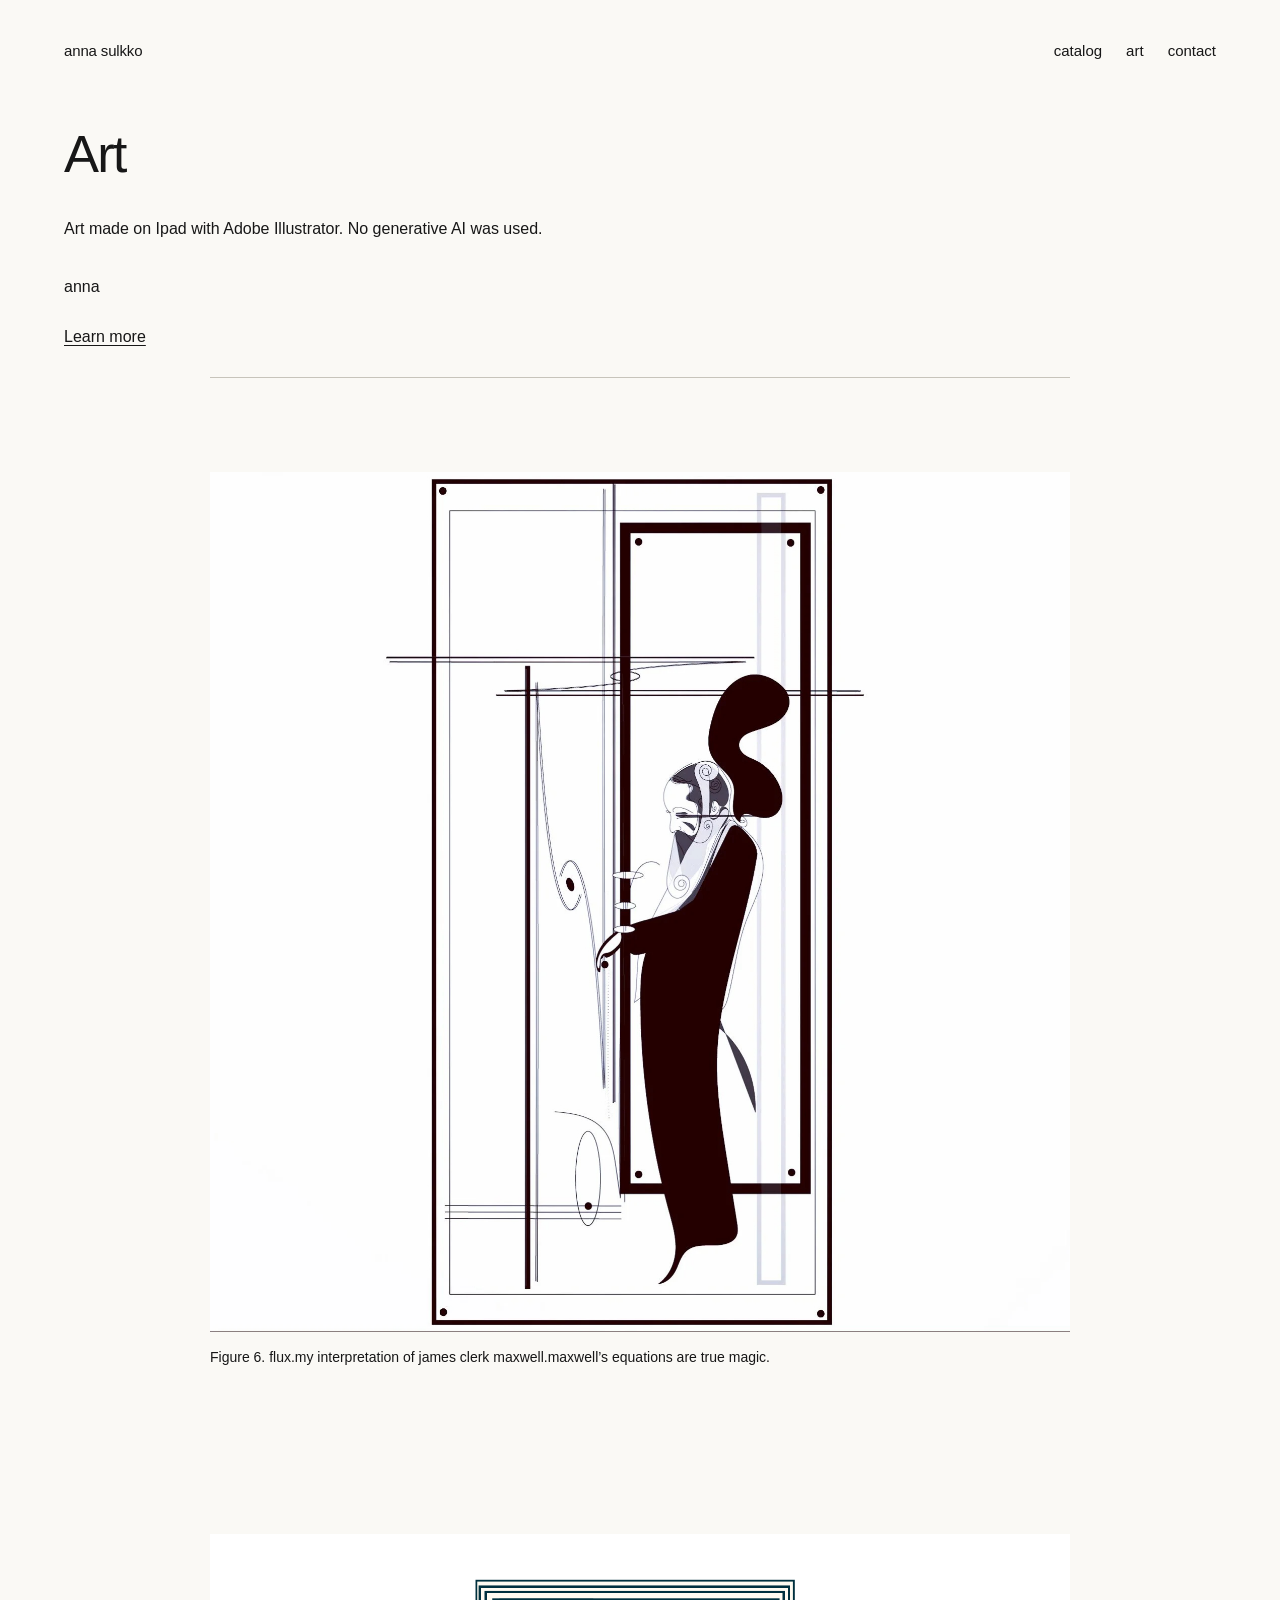
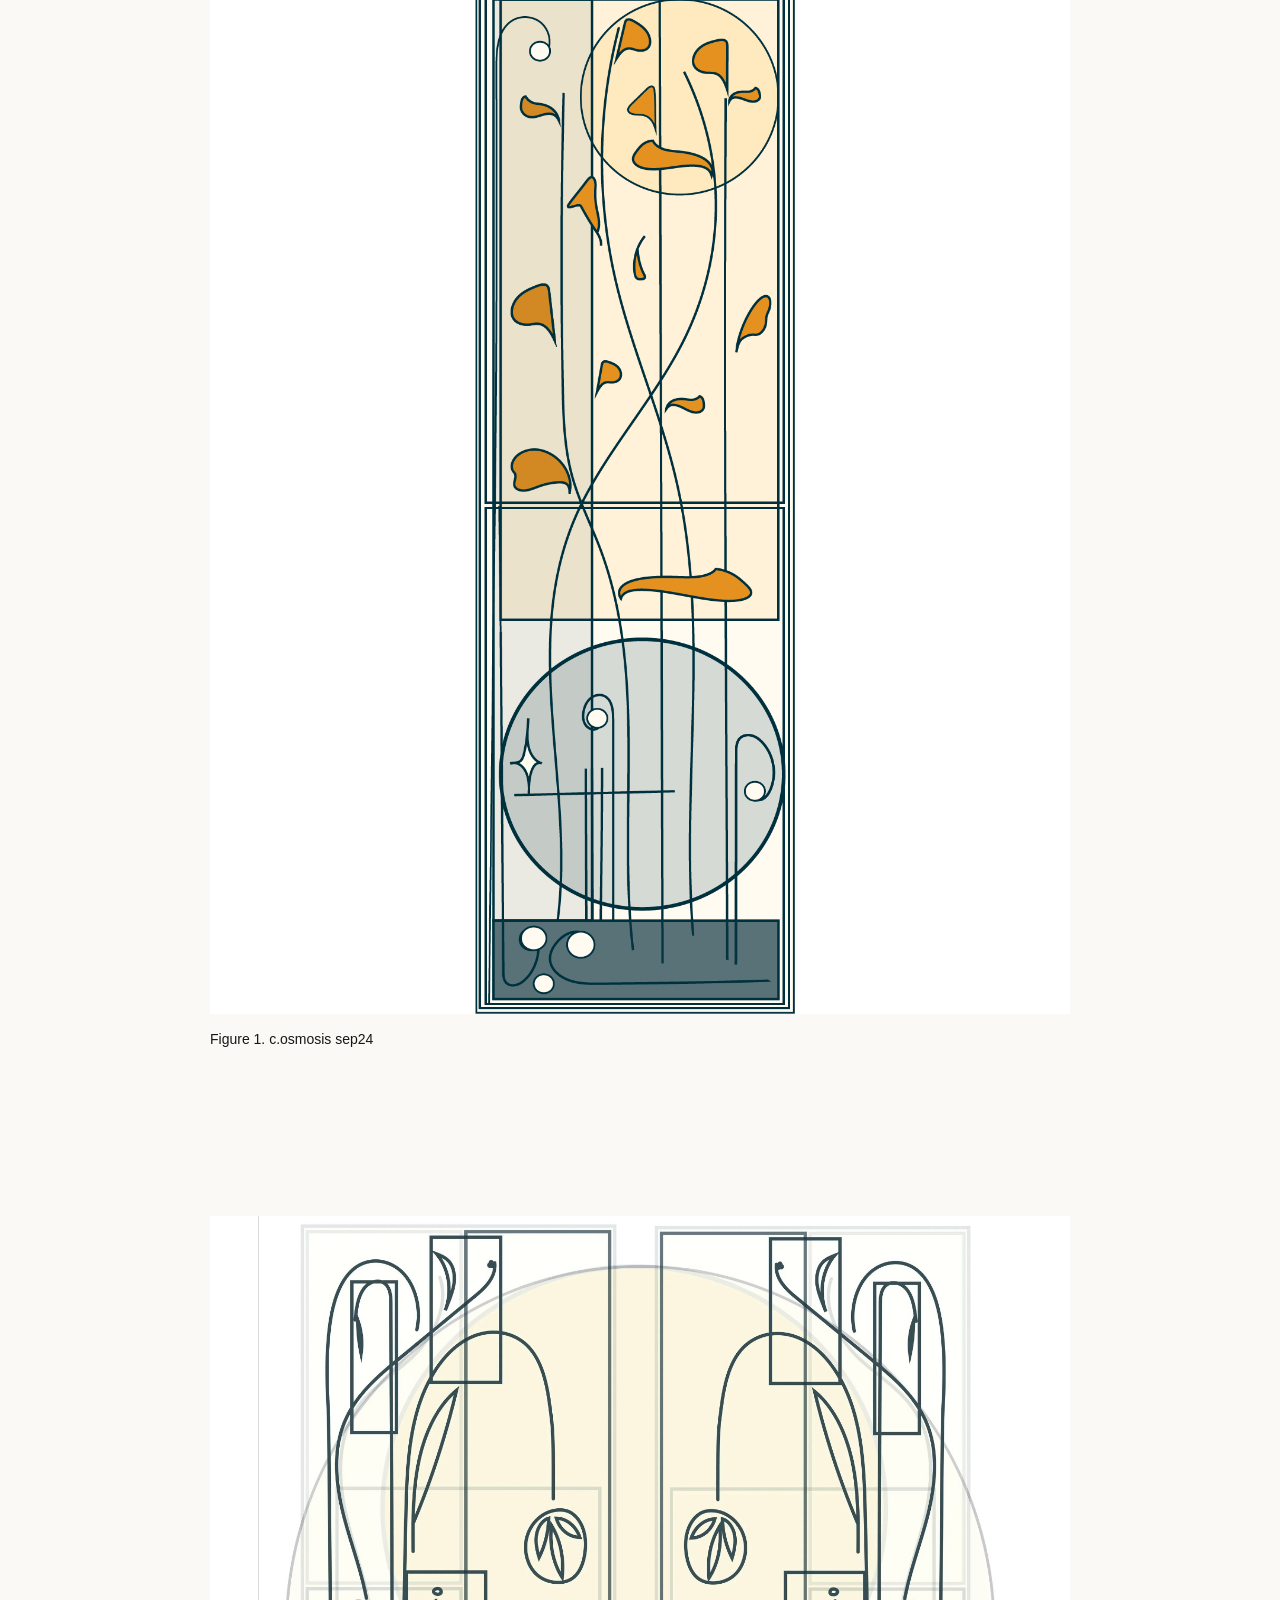
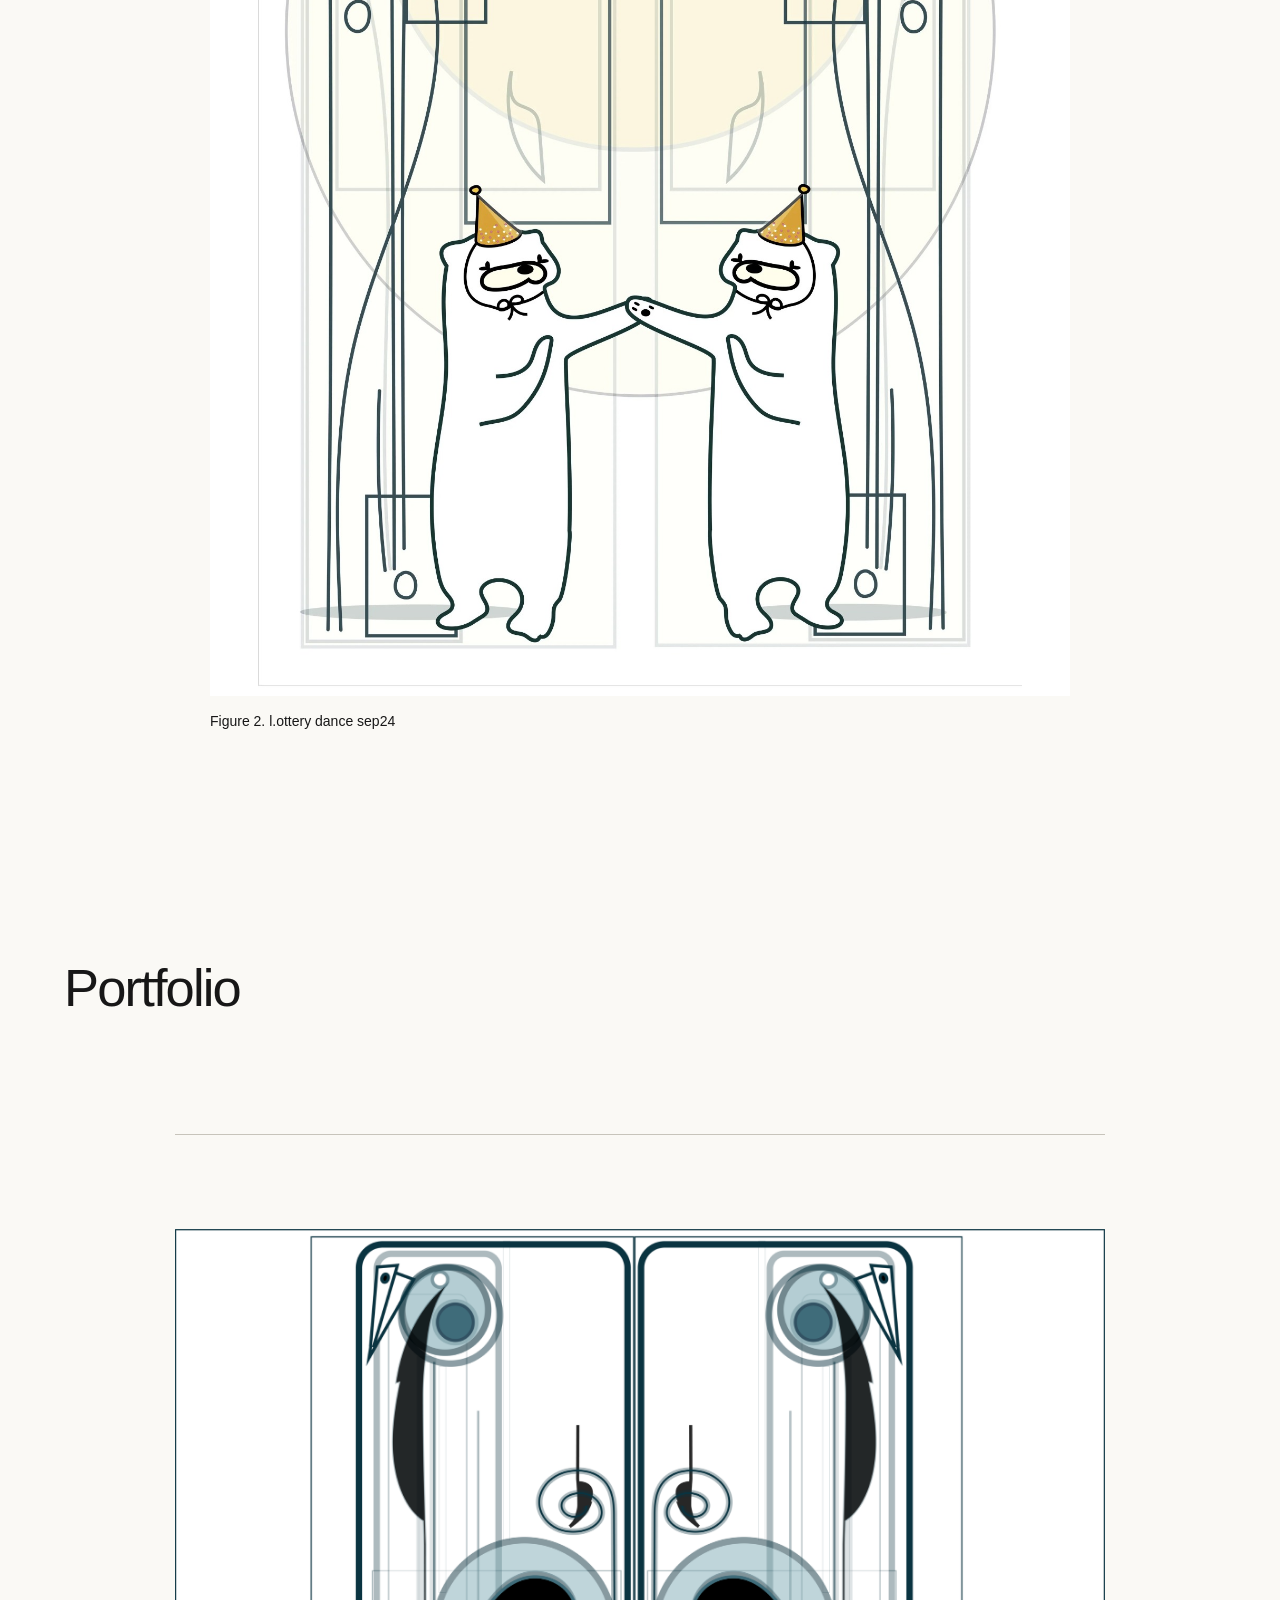
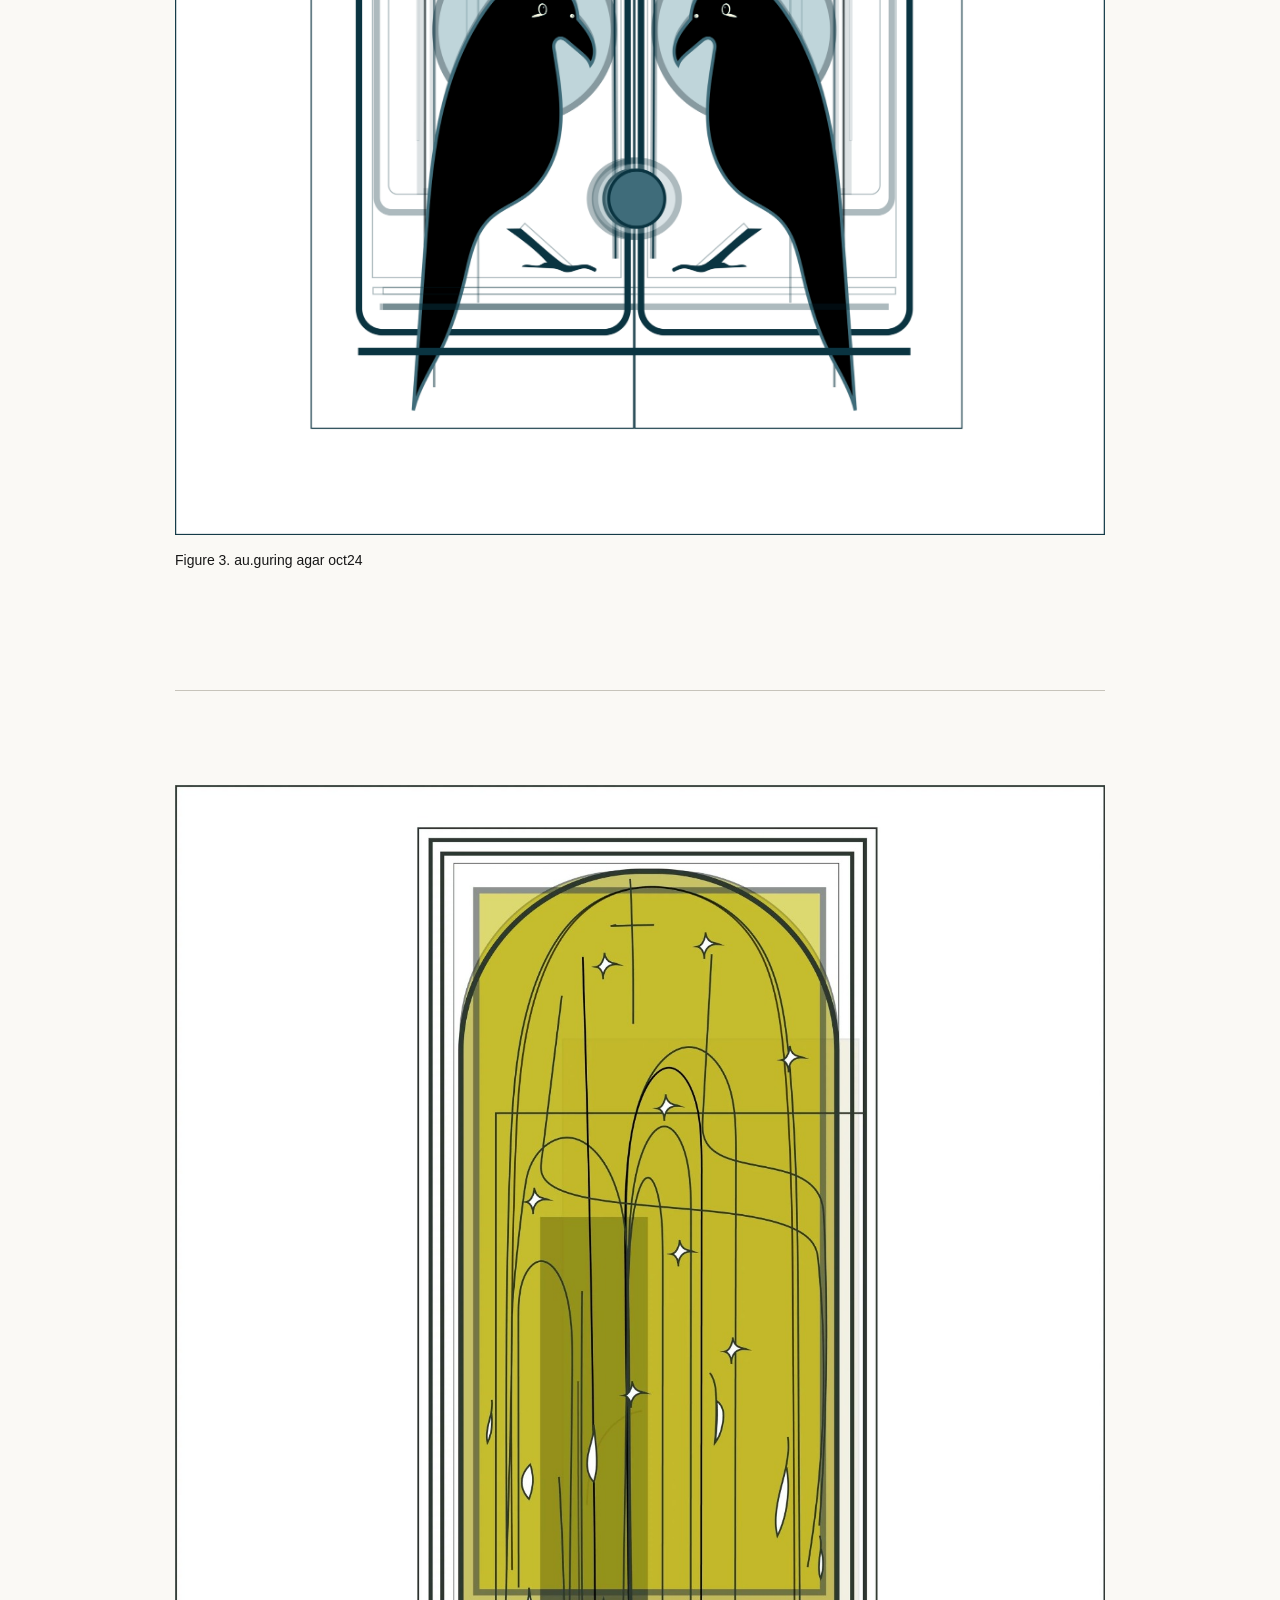
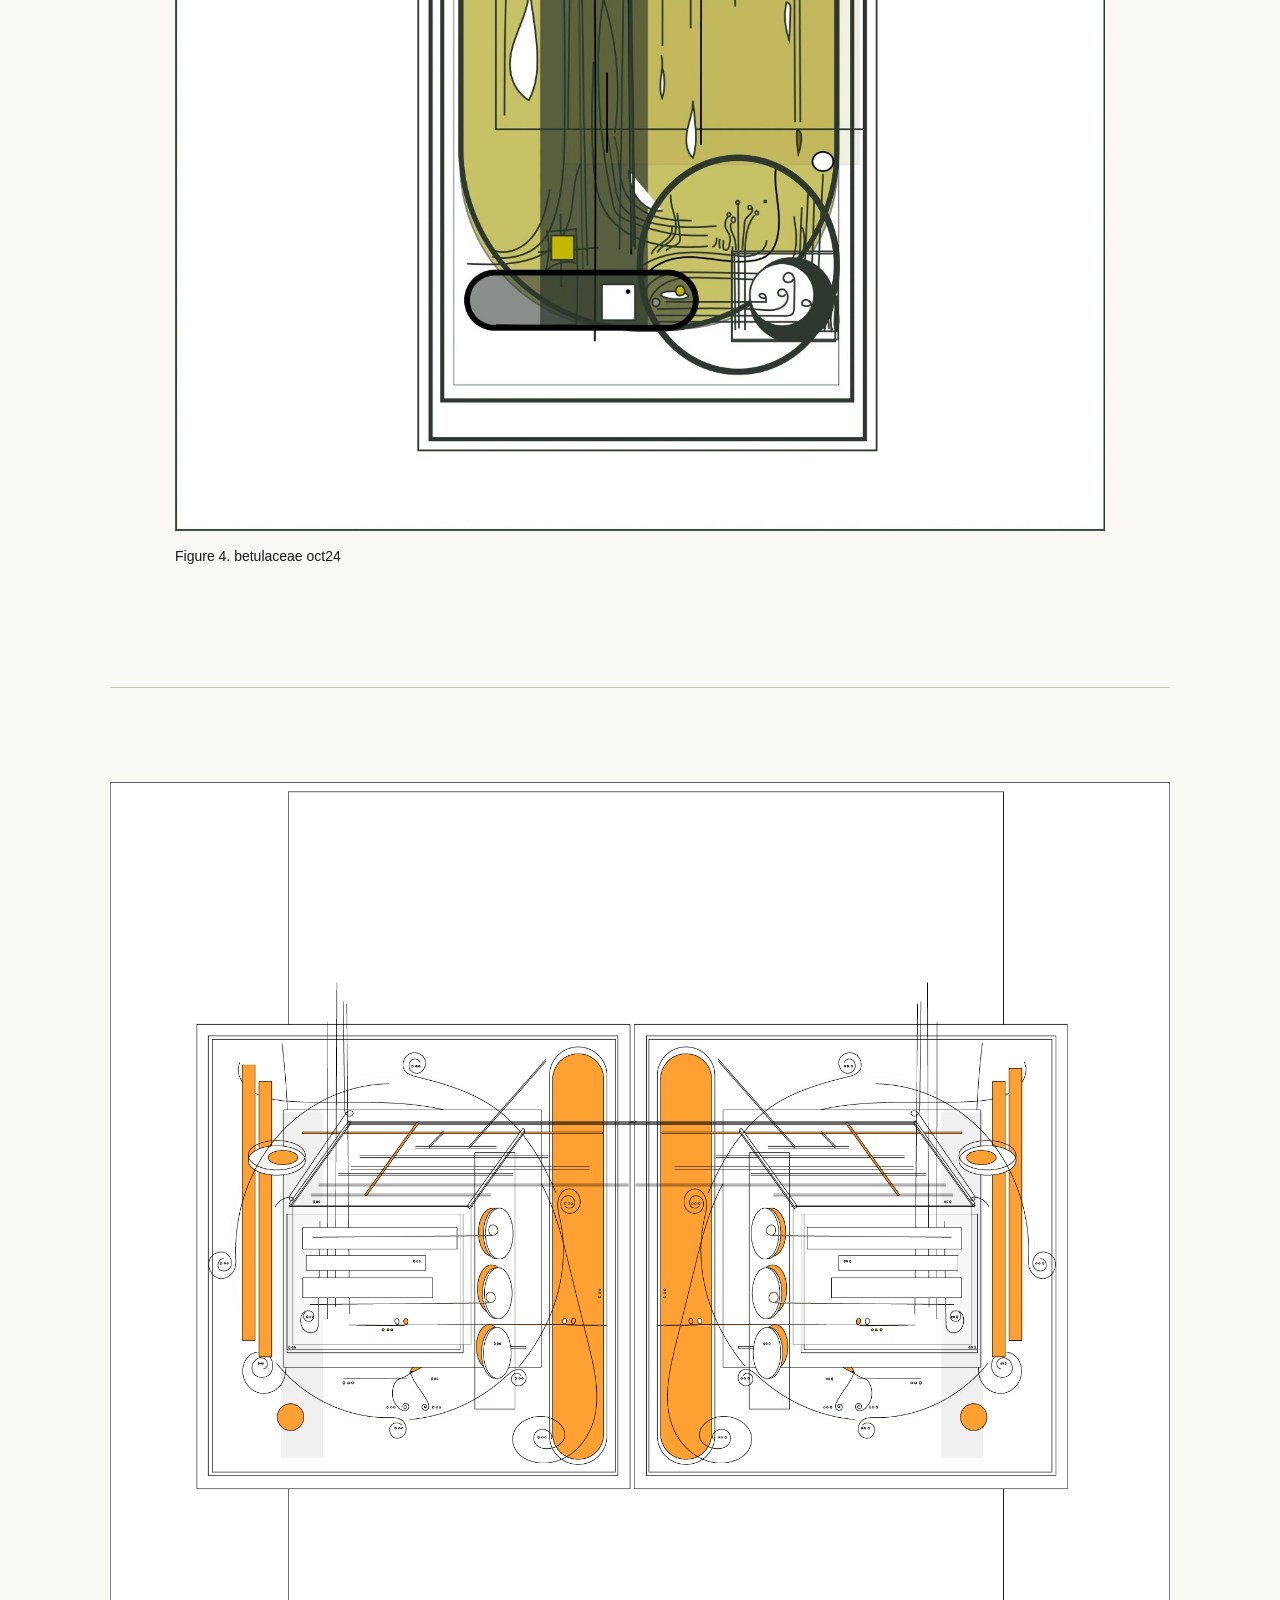
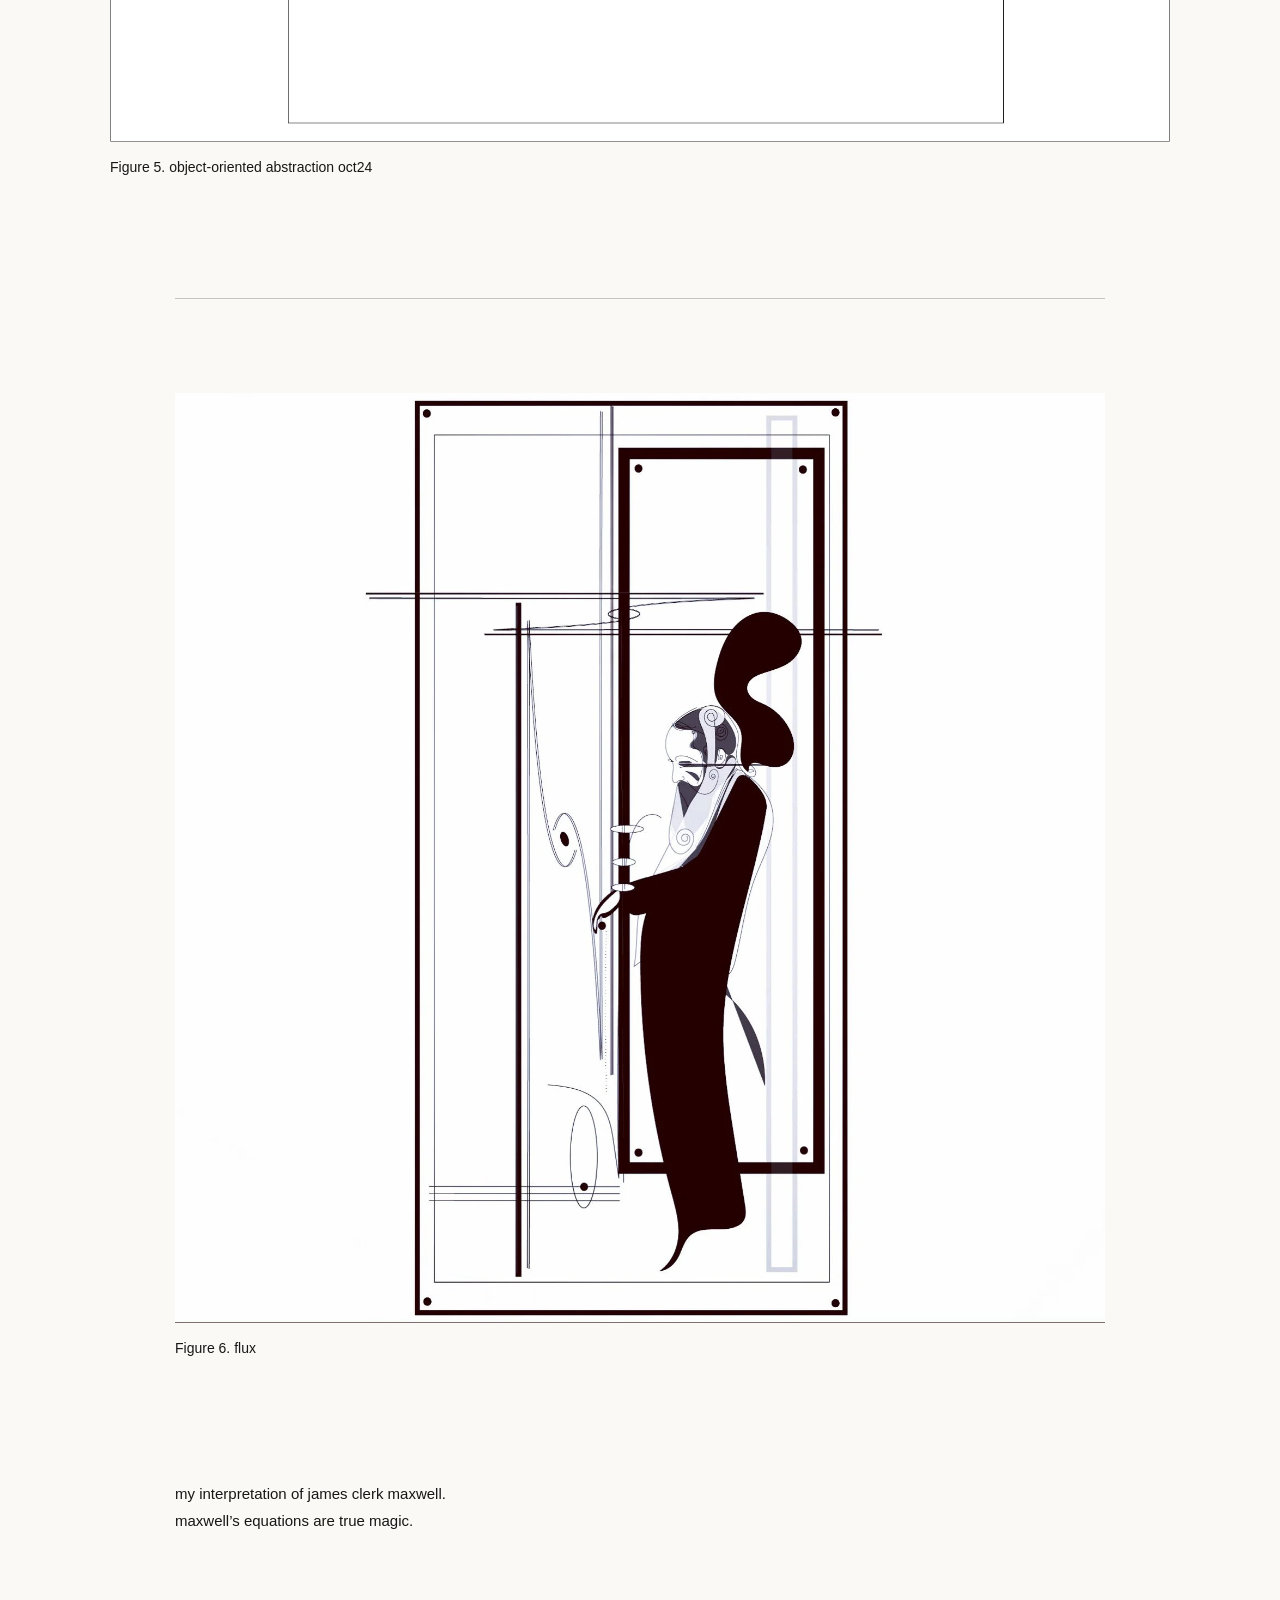
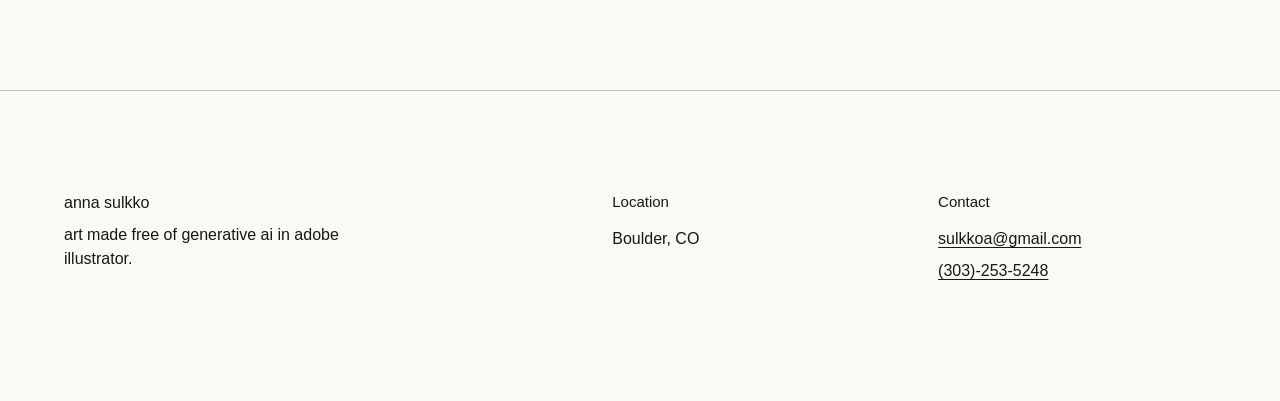
<file: art/index.html>
<!doctype html>
<html lang="en">
<head>
  <meta charset="utf-8">
  <meta name="viewport" content="width=device-width, initial-scale=1">
  <meta name="description" content="Art portfolio by Anna Sulkko.">
  <title>art — anna sulkko</title>
  <link rel="stylesheet" href="../styles.css">
</head>
<body>
  <header class="site-header">
    <a class="wordmark" href="../" aria-label="Anna Sulkko home">anna sulkko</a>
    <button class="menu-button" type="button" aria-expanded="false" aria-controls="site-nav">
      <span class="menu-open">Open Menu</span>
      <span class="menu-close">Close Menu</span>
    </button>
    <nav id="site-nav" class="site-nav" aria-label="Primary navigation">
      <a href="../catalog/">catalog</a>
      <a href="./" aria-current="page">art</a>
      <a href="#contact">contact</a>
    </nav>
  </header>

  <main id="top">
    <section class="intro page-width" aria-labelledby="about-title">
      <div class="intro-copy">
        <h1 id="about-title">Art</h1>
        <p> Art made on Ipad with Adobe Illustrator. No generative AI was used. </p>
        <p class="signature">anna</p>
        <a class="text-link" href="https://www.kickstarter.com/" target="_blank" rel="noreferrer">Learn more</a>
      </div>
    </section>

    <section class="featured-work page-width" aria-label="Featured artwork">
     <figure class="artwork portfolio-item">
        <img
          src="../assets/flux.jpeg"
          alt="flux, an interpretation of James Clerk Maxwell by Anna Sulkko"
          loading="lazy">
        <figcaption>Figure 6. flux.my interpretation of james clerk maxwell.maxwell’s equations are true magic.</figcaption>
      </figure>

      
      <figure class="artwork artwork-portrait">
        <img
          src="../assets/c-osmosis.png"
          alt="c.osmosis, abstract geometric artwork by Anna Sulkko"
          loading="eager">
        <figcaption>Figure 1. c.osmosis sep24</figcaption>
      </figure>

      <figure class="artwork artwork-portrait">
        <img
          src="../assets/lottery-dance.jpeg"
          alt="l.ottery dance, mirrored dancing figures by Anna Sulkko"
          loading="lazy">
        <figcaption>Figure 2. l.ottery dance sep24</figcaption>
      </figure>
    </section>

    <section class="portfolio page-width" aria-labelledby="portfolio-title">
      <h2 id="portfolio-title">Portfolio</h2>

      <figure class="artwork portfolio-item">
        <img
          src="../assets/auguring-agar.png"
          alt="au.guring agar, mirrored black birds and geometric forms by Anna Sulkko"
          loading="lazy">
        <figcaption>Figure 3. au.guring agar oct24</figcaption>
      </figure>

      <figure class="artwork portfolio-item">
        <img
          src="../assets/betulaceae.jpeg"
          alt="betulaceae, yellow-green abstract botanical artwork by Anna Sulkko"
          loading="lazy">
        <figcaption>Figure 4. betulaceae oct24</figcaption>
      </figure>

      <figure class="artwork portfolio-item artwork-wide">
        <img
          src="../assets/object-oriented-abstraction.png"
          alt="object-oriented abstraction, orange and black geometric artwork by Anna Sulkko"
          loading="lazy">
        <figcaption>Figure 5. object-oriented abstraction oct24</figcaption>
      </figure>

      <figure class="artwork portfolio-item">
        <img
          src="../assets/flux.jpeg"
          alt="flux, an interpretation of James Clerk Maxwell by Anna Sulkko"
          loading="lazy">
        <figcaption>Figure 6. flux</figcaption>
      </figure>

      <div class="work-note">
        <p>my interpretation of james clerk maxwell.</p>
        <p>maxwell’s equations are true magic.</p>
      </div>
    </section>
  </main>

  <footer id="contact" class="site-footer">
    <div class="page-width footer-grid">
      <div class="footer-statement">
        <p class="footer-name">anna sulkko</p>
        <p>art made free of generative ai in adobe illustrator.</p>
      </div>
      <div>
        <h2>Location</h2>
        <p>Boulder, CO</p>
      </div>
      <div>
        <h2>Contact</h2>
        <p><a href="mailto:sulkkoa@gmail.com">sulkkoa@gmail.com</a></p>
        <p><a href="tel:+13032535248">(303)-253-5248</a></p>
      </div>
    </div>
  </footer>

  <script src="../script.js"></script>
</body>
</html>
</file>
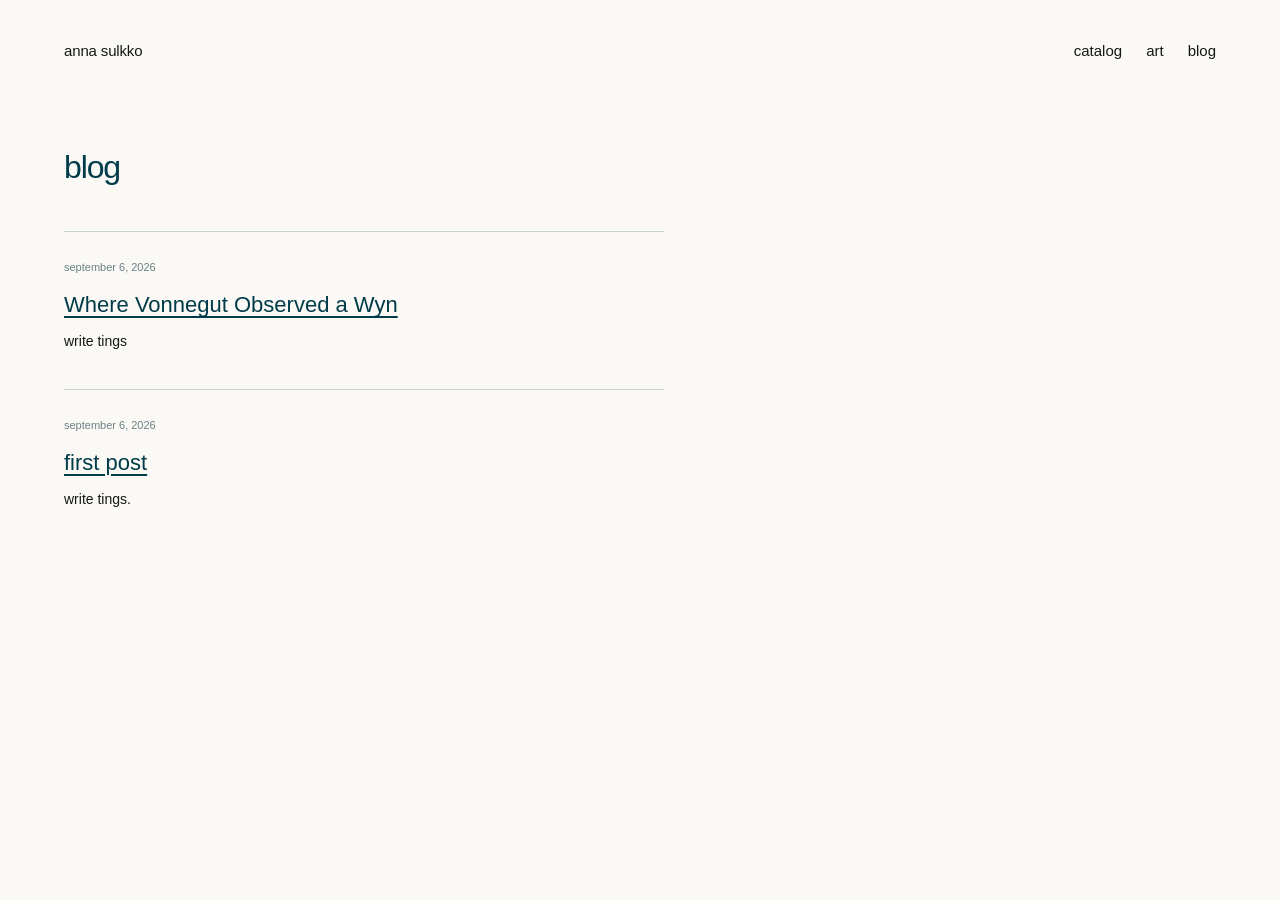
<file: blog/index.html>
<!doctype html>
<html lang="en">

<head>
  <meta charset="utf-8">
  <meta name="viewport" content="width=device-width, initial-scale=1">

  <title>blog — anna sulkko</title>

  <link rel="stylesheet" href="../styles.css">
</head>

<body>

<header class="site-header">
  <a class="wordmark" href="../">anna sulkko</a>

  <nav class="site-nav">
    <a href="../catalog/">catalog</a>
    <a href="../art/">art</a>
    <a href="./">blog</a>
  </nav>
</header>

<main class="blog page-width">

  <h1>blog</h1>

  <article class="blog-listing">

  <time datetime="2026-09-06">
    september 6, 2026
  </time>

  <h2>
    <a href="Second.html">
      Where Vonnegut Observed a Wyn
    </a>
  </h2>

  <p>
   write tings
  </p>

</article>

  <article class="blog-listing">

    <time datetime="2026-09-06">
      september 6, 2026
    </time>

    <h2>
      <a href="first-post.html">
        first post
      </a>
    </h2>

    <p>
      write tings.
    </p>

  </article>

</main>

</body>
</html>
</file>
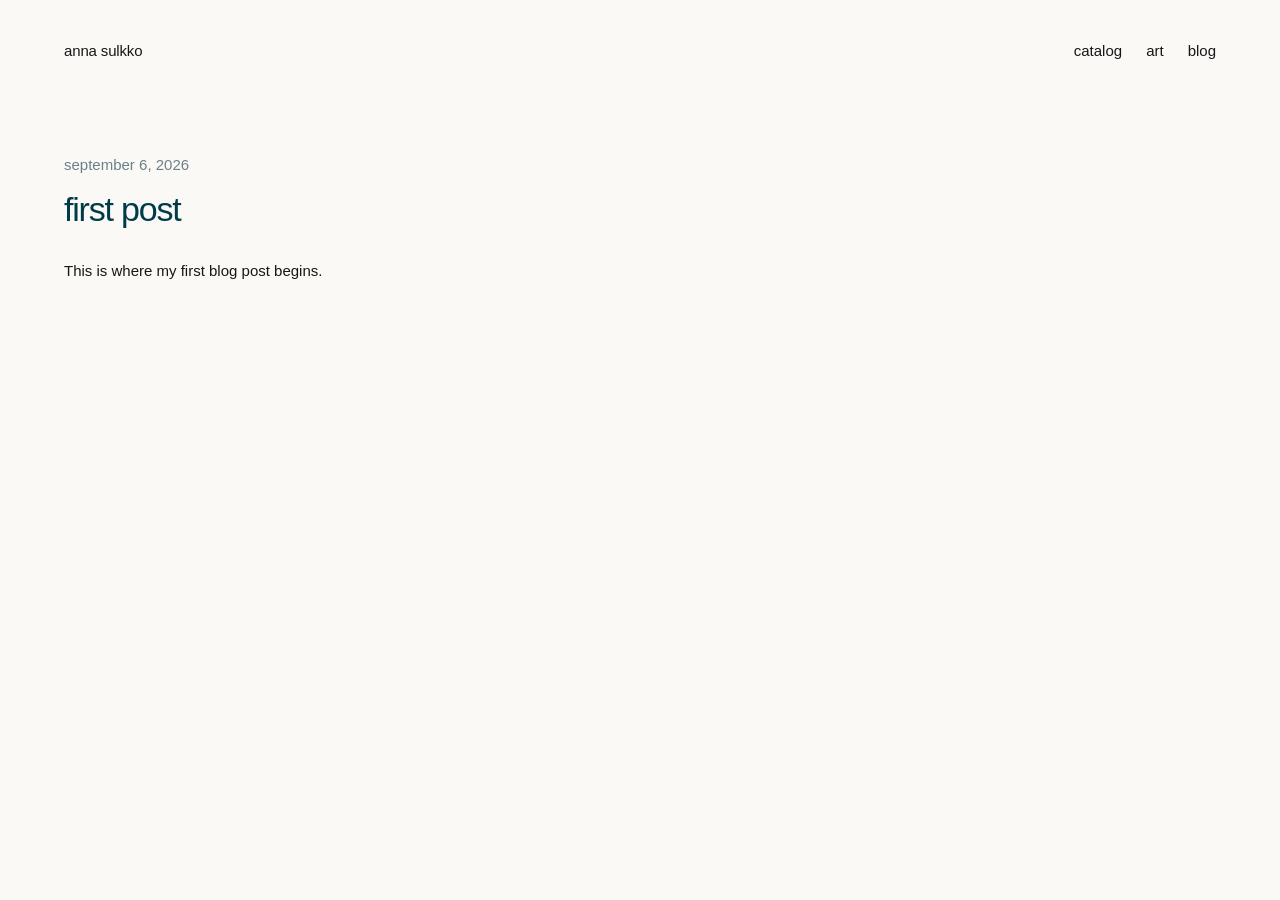
<file: blog/first-post.html>
<!doctype html>
<html lang="en">

<head>
  <meta charset="utf-8">
  <meta name="viewport" content="width=device-width, initial-scale=1">

  <title>first post — anna sulkko</title>

  <link rel="stylesheet" href="../styles.css">
</head>

<body>

<header class="site-header">
  <a class="wordmark" href="../">anna sulkko</a>

  <nav class="site-nav">
    <a href="../catalog/">catalog</a>
    <a href="../art/">art</a>
    <a href="./">blog</a>
  </nav>
</header>

<main class="blog-post page-width">

  <p class="blog-date">
    september 6, 2026
  </p>

  <h1>first post</h1>

  <p>
    This is where my first blog post begins.
  </p>

</main>

</body>
</html>
</file>
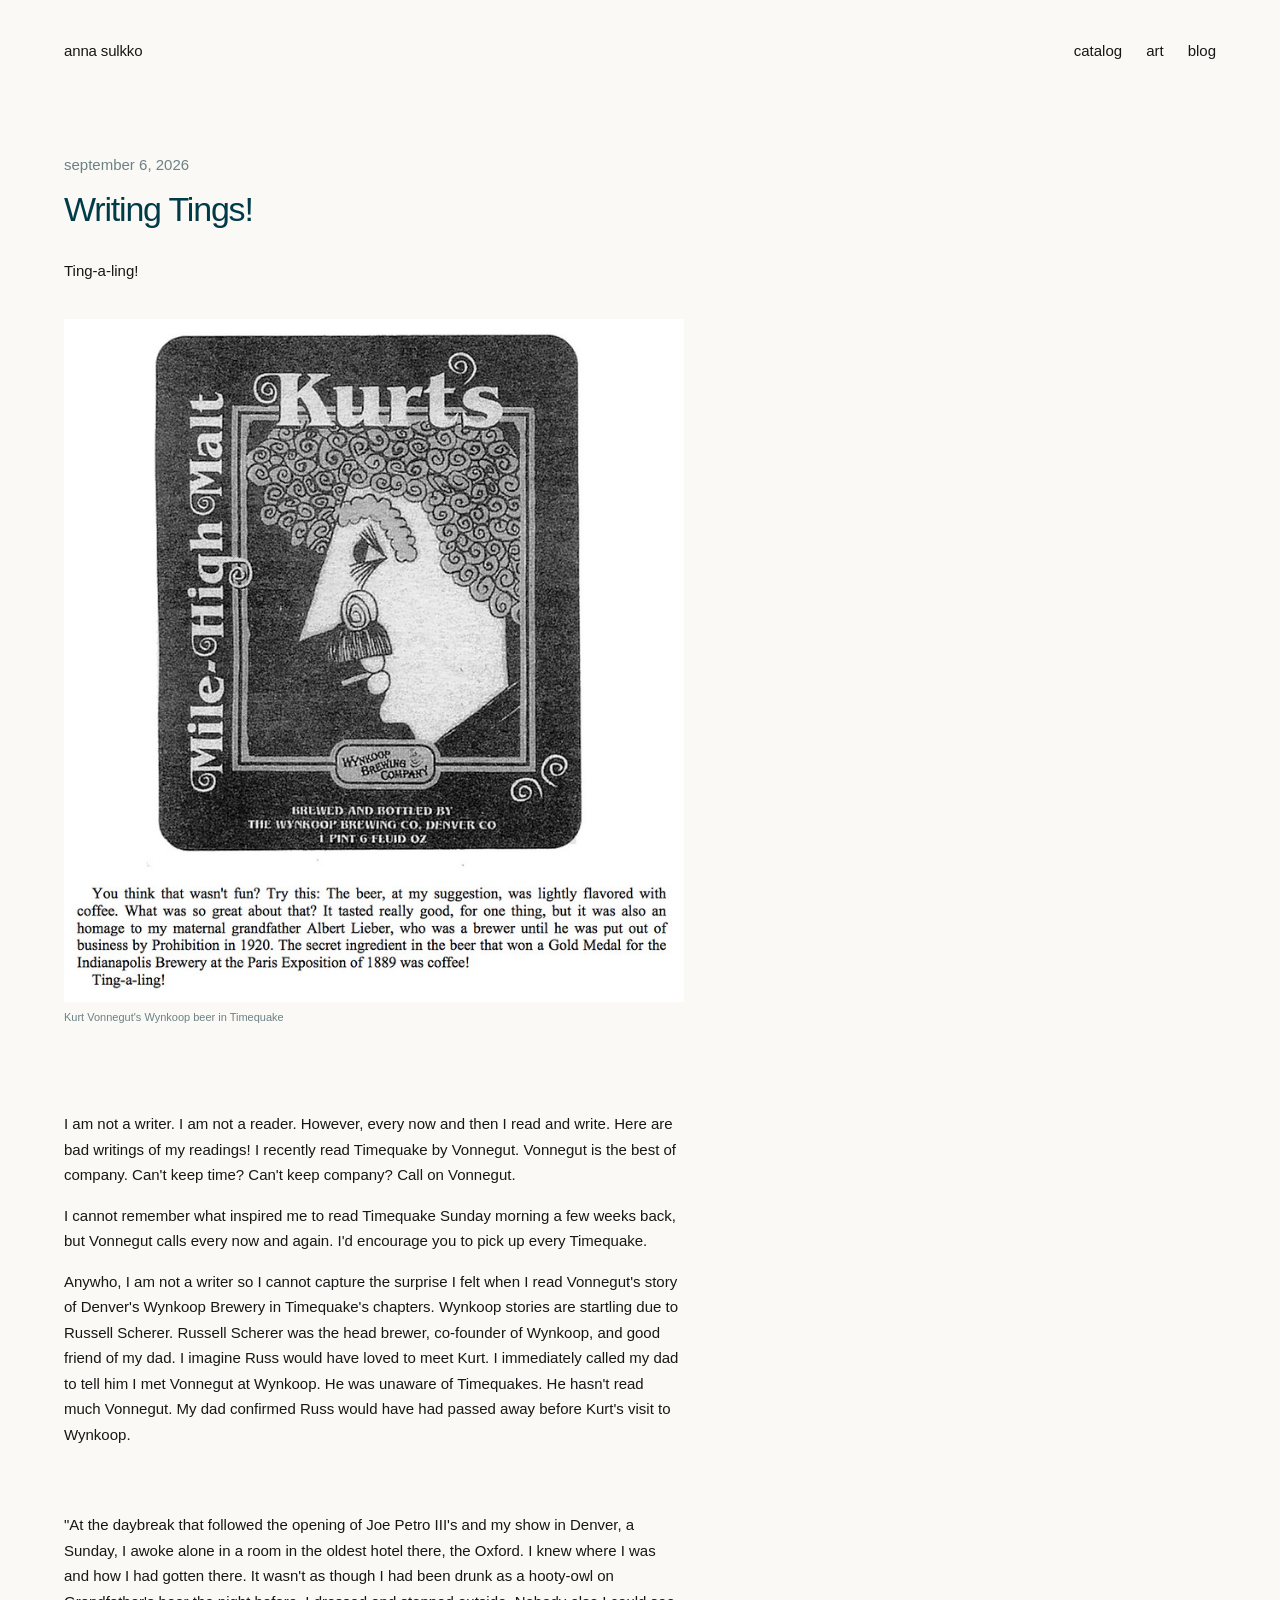
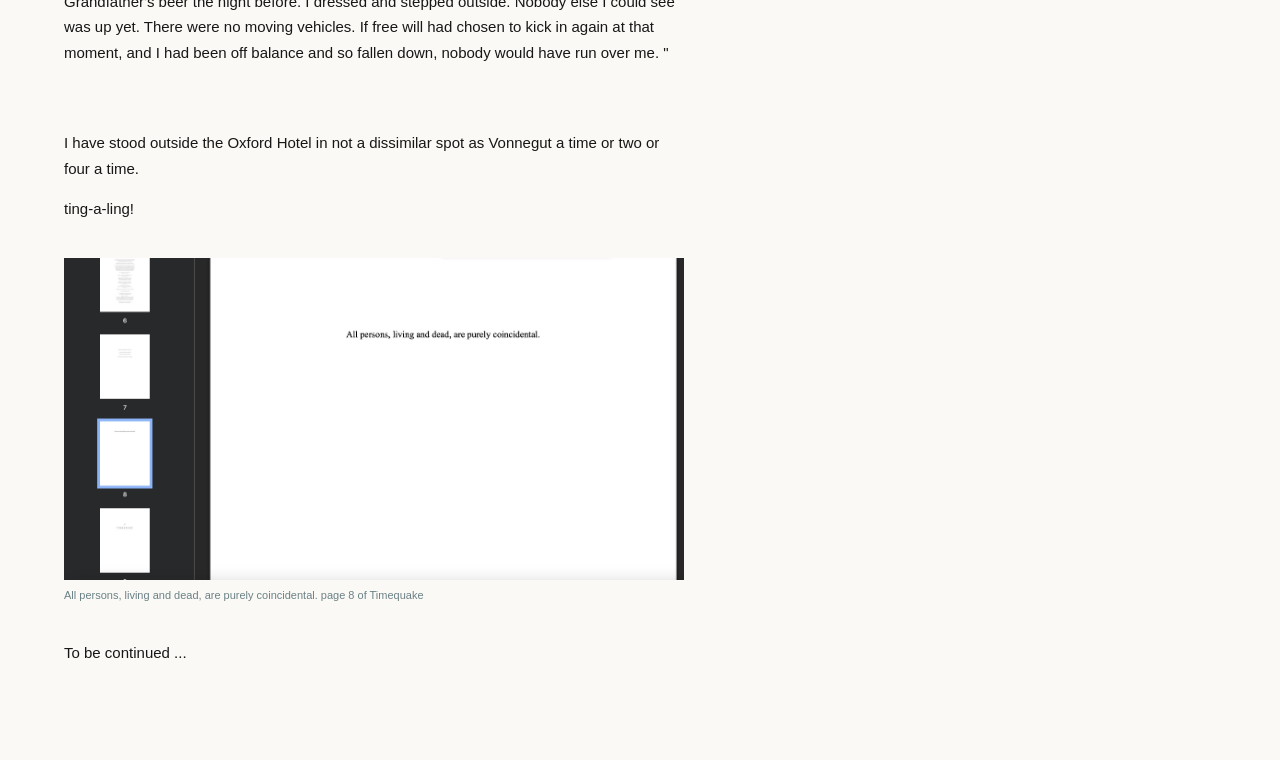
<file: blog/Second.html>
<!doctype html>
<html lang="en">

<head>
  <meta charset="utf-8">
  <meta name="viewport" content="width=device-width, initial-scale=1">

  <title>write tings — anna sulkko</title>

  <link rel="stylesheet" href="../styles.css">
</head>

<body>

<header class="site-header">
  <a class="wordmark" href="../">anna sulkko</a>

  <nav class="site-nav">
    <a href="../catalog/">catalog</a>
    <a href="../art/">art</a>
    <a href="./">blog</a>
  </nav>
</header>

<main class="blog-post page-width">

  <p class="blog-date">
    september 6, 2026
  </p>

  <h1> Writing Tings! </h1>

  <p>
    Ting-a-ling!
  </p>

  <figure class="blog-photo">
    <img
      src="images/kurt.jpg"
      alt=""
    >
    <figcaption>
     Kurt Vonnegut's Wynkoop beer in Timequake
    </figcaption>
  </figure>

  <div class="blog-spacer"></div>
<p> I am not a writer. I am not a reader. However, every now and then I read and write. Here are bad writings of my readings! I recently read Timequake by Vonnegut. 
  Vonnegut is the best of company. Can't keep time? Can't keep company? Call on Vonnegut. </p>
<p> I cannot remember what inspired me to read Timequake Sunday morning a few weeks back, but Vonnegut calls every now and again. I'd encourage you to pick up every Timequake.  </p>
<p> Anywho, I am not a writer so I cannot capture the surprise I felt when I read Vonnegut's story of Denver's Wynkoop Brewery in Timequake's chapters. Wynkoop stories are startling due to Russell Scherer. 
  Russell Scherer was the head brewer, co-founder of Wynkoop, and good friend of my dad.
    I imagine Russ would have loved to meet Kurt. I immediately called my dad to tell him I met Vonnegut at Wynkoop. He was unaware of Timequakes. He hasn't read much Vonnegut. My dad confirmed Russ would have had passed away before Kurt's visit to Wynkoop.  </p>
 <div class="blog-spacer"></div>
    
   <p> "At the daybreak that followed the opening of Joe Petro III's and my show in Denver, a Sunday,
I awoke alone in a room in the oldest hotel there, the Oxford. I knew where I was and how I had
gotten there. It wasn't as though I had been drunk as a hooty-owl on Grandfather's beer the night
before.
 I dressed and stepped outside. Nobody else I could see was up yet. There were no moving
vehicles. If free will had chosen to kick in again at that moment, and I had been off balance and
so fallen down, nobody would have run over me. "</p>

  <div class="blog-spacer"></div>

  <p>I have stood outside the Oxford Hotel in not a dissimilar spot as Vonnegut a time or two or four a time. </p>
    
   <p>ting-a-ling! </p>

  <figure class="blog-photo">
    <img
      src="images/coincidental.jpg"
      alt="All persons, living and dead, are purely coincidental. page 8 of Timequake"
    >
    <figcaption>
      All persons, living and dead, are purely coincidental. page 8 of Timequake
    </figcaption>
  </figure>

  <p>
    To be continued ...
  </p>

</main>

</body>
</html>
</file>
<file: styles.css>
:root {
  --paper: #faf9f5;
  --ink: #171717;
  --line: #c7c4bb;
  --page: 1180px;
  --gutter: clamp(22px, 5vw, 70px);
}

* { box-sizing: border-box; }
html { scroll-behavior: smooth; }
body {
  margin: 0;
  background: var(--paper);
  color: var(--ink);
  font-family: "Helvetica Neue", Helvetica, Arial, sans-serif;
  font-size: 16px;
  line-height: 1.5;
  -webkit-font-smoothing: antialiased;
}

a { color: inherit; text-underline-offset: .2em; }
a:hover { text-decoration-thickness: 1.5px; }

.page-width {
  width: min(var(--page), calc(100% - (var(--gutter) * 2)));
  margin-inline: auto;
}

.site-header {
  min-height: 104px;
  padding: 28px var(--gutter);
  display: flex;
  align-items: center;
  justify-content: space-between;
  border-bottom: 1px solid transparent;
}

.wordmark,
.site-nav a {
  font-size: 15px;
  text-decoration: none;
}

.wordmark { font-weight: 500; letter-spacing: -.01em; }
.site-nav { display: flex; gap: 24px; }

.menu-button {
  display: none;
  appearance: none;
  border: 0;
  background: transparent;
  padding: 0;
  color: inherit;
  font: inherit;
  cursor: pointer;
}
.menu-close { display: none; }

.intro {
  padding-top: 24px;
  padding-bottom: 28px;
}

.intro-copy { max-width: 590px; }
h1, h2, p { margin-top: 0; }
h1, .portfolio > h2 {
  margin-bottom: 38px;
  font-size: clamp(30px, 4.1vw, 54px);
  line-height: .98;
  font-weight: 400;
  letter-spacing: -.035em;
}

.intro p { margin-bottom: 20px; max-width: 550px; }
.signature { margin-top: 34px; }
.text-link { display: inline-block; margin-top: 6px; }

.featured-work,
.portfolio {
  display: grid;
  grid-template-columns: 1fr;
}

.artwork { margin: 0; }
.artwork img {
  display: block;
  width: 100%;
  height: auto;
  object-fit: contain;
  background: #fff;
}

.featured-work .artwork {
  width: min(100%, 860px);
  margin-inline: auto;
  margin-bottom: clamp(90px, 13vw, 180px);
}

.artwork-portrait img { max-height: 1080px; }
.artwork figcaption {
  margin-top: 16px;
  font-size: 14px;
  line-height: 1.4;
}

.portfolio {
  padding-top: clamp(30px, 5vw, 70px);
  padding-bottom: clamp(90px, 12vw, 160px);
}

.portfolio > h2 { margin-bottom: clamp(70px, 10vw, 120px); }
.portfolio-item {
  width: min(100%, 930px);
  margin-inline: auto;
  padding-top: clamp(54px, 8vw, 94px);
  margin-bottom: clamp(66px, 10vw, 120px);
  border-top: 1px solid var(--line);
}
.artwork-wide { width: min(100%, 1060px); }
.work-note {
  width: min(100%, 930px);
  margin: 0 auto;
  padding-top: 5px;
  font-size: 15px;
}
.work-note p { margin-bottom: 4px; }

.site-footer {
  border-top: 1px solid var(--line);
  padding: clamp(60px, 8vw, 100px) 0 clamp(70px, 9vw, 110px);
}
.footer-grid {
  display: grid;
  grid-template-columns: minmax(260px, 1.8fr) 1fr 1fr;
  gap: 48px;
}
.footer-grid h2 {
  margin: 0 0 14px;
  font-size: 15px;
  font-weight: 500;
}
.footer-grid p { margin-bottom: 8px; }
.footer-name { font-weight: 500; }
.footer-statement p:last-child { max-width: 340px; }

@media (max-width: 720px) {
  :root { --gutter: 20px; }
  .site-header {
    min-height: 78px;
    padding-top: 22px;
    padding-bottom: 22px;
    align-items: flex-start;
    flex-wrap: wrap;
  }
  .menu-button { display: block; font-size: 14px; }
  .menu-button[aria-expanded="true"] .menu-open { display: none; }
  .menu-button[aria-expanded="true"] .menu-close { display: inline; }
  .site-nav {
    display: none;
    flex-basis: 100%;
    padding-top: 38px;
    padding-bottom: 8px;
  }
  .site-nav.is-open { display: flex; }
  .intro { padding-top: 70px; }
  h1, .portfolio > h2 { font-size: 39px; }
  .featured-work .artwork { margin-bottom: 92px; }
  .portfolio > h2 { margin-bottom: 64px; }
  .portfolio-item { padding-top: 48px; margin-bottom: 72px; }
  .footer-grid { grid-template-columns: 1fr; gap: 34px; }
}

@media (prefers-reduced-motion: reduce) {
  html { scroll-behavior: auto; }
}


/* -------------------------------------------------------
   catalog-first homepage
   ------------------------------------------------------- */

.catalog-home {
  --catalog-ink: #003B49;
  --catalog-pale: #e5eeee;
  --catalog-soft: #78959b;
  color: var(--catalog-ink);
  background: #fafcfa;
}

.catalog-home .site-header {
  color: var(--catalog-ink);
}

.catalog-hero {
  padding-top: 60px;
  padding-bottom: 60px;
}

.project-kicker {
  margin-bottom: 22px;
  color: var(--catalog-soft);
  font-size: 12px;
  line-height: 1;
  text-transform: uppercase;
  letter-spacing: .18em;
}

.catalog-hero-grid {
  display: grid;
  grid-template-columns: minmax(0, 1.35fr) minmax(280px, .65fr);
  gap: clamp(50px, 9vw, 130px);
  align-items: end;
}

.catalog-hero h1 {
  margin: 0;
  font-family: Georgia, "Iowan Old Style", "Times New Roman", serif;
  font-size: clamp(18px, 2vw, 27px);
  line-height: 1;
  font-weight: 400;
  letter-spacing: -.035em;
}

.catalog-deck {
  max-width: 680px;
  margin: 38px 0 0;
  font-family: Georgia, "Iowan Old Style", "Times New Roman", serif;
  font-size: clamp(12px, 1vw, 21px);
  line-height: 1.08;
  letter-spacing: -.025em;
}

.catalog-intro {
  padding-bottom: 5px;
  font-size: 15px;
  line-height: 1.65;
}

.catalog-intro p {
  margin-bottom: 17px;
}

.project-links {
  display: flex;
  align-items: center;
  gap: 20px;
  flex-wrap: wrap;
  margin-top: 31px;
}

.project-button {
  display: inline-flex;
  align-items: center;
  justify-content: center;
  min-height: 46px;
  padding: 0 20px;
  border: 1px solid var(--catalog-ink);
  border-radius: 999px;
  background: var(--catalog-ink);
  color: #f7faf9;
  text-decoration: none;
  transition: transform .16s ease, opacity .16s ease;
}

.project-button:hover {
  opacity: .9;
  transform: translateY(-1px);
}

.catalog-feature {
  padding-bottom: clamp(100px, 13vw, 170px);
}

.section-line-heading {
  display: flex;
  justify-content: space-between;
  align-items: baseline;
  gap: 30px;
  padding: 19px 0 22px;
  border-top: 1px solid rgba(0,59,73,.26);
}

.section-line-heading h2 {
  margin: 0;
  font-size: 14px;
  font-weight: 500;
}

.section-line-heading span {
  font-size: 18px;
}

.catalog-frame-wrap {
  position: relative;
  width: 100%;
  height: min(76vh, 820px);
  min-height: 640px;
  border: 1px solid rgba(0,59,73,.25);
  background: #edf4f4;
  overflow: hidden;
}

.catalog-frame {
  display: block;
  width: 100%;
  height: 100%;
  border: 0;
  background: #edf4f4;
}

.frame-note {
  width: min(610px, 100%);
  margin: 18px 0 0 auto;
  color: #657a7f;
  font-size: 13px;
  line-height: 1.5;
}

.project-notes {
  display: grid;
  grid-template-columns: repeat(3, 1fr);
  gap: clamp(24px, 5vw, 70px);
  padding-bottom: clamp(100px, 12vw, 160px);
}

.project-notes article {
  padding-top: 20px;
  border-top: 1px solid rgba(0,59,73,.23);
}

.project-notes h2 {
  margin: 0 0 20px;
  font-family: Georgia, "Iowan Old Style", "Times New Roman", serif;
  font-size: clamp(22px, 2.3vw, 31px);
  line-height: 1.05;
  font-weight: 400;
  letter-spacing: -.025em;
}

.project-notes article > p:last-child {
  margin-bottom: 0;
  font-size: 14px;
  line-height: 1.65;
}

.catalog-home .site-footer {
  border-top-color: rgba(0,59,73,.25);
}

@media (max-width: 820px) {
  .catalog-hero-grid {
    grid-template-columns: 1fr;
    gap: 52px;
  }

  .catalog-hero h1 {
    font-size: clamp(68px, 24vw, 116px);
  }

  .catalog-intro {
    max-width: 560px;
  }

  .catalog-frame-wrap {
    height: 760px;
    min-height: 0;
  }

  .project-notes {
    grid-template-columns: 1fr;
    gap: 54px;
  }
}

@media (max-width: 520px) {
  .catalog-hero {
    padding-top: 70px;
  }

  .catalog-deck {
    margin-top: 28px;
  }

  .catalog-frame-wrap {
    width: calc(100% + 40px);
    margin-left: -20px;
    height: 720px;
    border-left: 0;
    border-right: 0;
  }

  .section-line-heading span {
    font-size: 16px;
  }
}


/* Restored personal About section on catalog homepage */
.catalog-home .homepage-about {
  padding-top: 48px;
  padding-bottom: 56px;
}

.catalog-home .homepage-about h1 {
  margin-bottom: 24px;
  font-size: clamp(32px, 4vw, 48px);
  line-height: 1;
}

.catalog-home .homepage-about p {
  max-width: 680px;
  font-size: 14px;
  line-height: 1.5;
}

.catalog-home .homepage-about a {
  color: var(--catalog-ink);
}



/* -------------------------------------------------------
   PMS 309 treatment for the restored About section
   ------------------------------------------------------- */

.catalog-home .homepage-about {
  position: relative;
  margin-top: 0;
  padding-top: clamp(82px, 10vw, 132px);
  padding-bottom: clamp(90px, 11vw, 145px);
  border-top: 1px solid rgba(0, 59, 73, .24);
  border-bottom: 1px solid rgba(0, 59, 73, .18);
  background:
    linear-gradient(
      180deg,
      rgba(220, 231, 232, .34) 0%,
      rgba(247, 250, 249, .88) 44%,
      rgba(247, 250, 249, 0) 100%
    );
}

.catalog-home .homepage-about::before {
  margin-bottom: 18px;
  font-size: 10px;
}

.catalog-home .homepage-about > * {
  width: min(1180px, calc(100% - 48px));
  margin-left: auto;
  margin-right: auto;
}

.catalog-home .homepage-about h1,
.catalog-home .homepage-about h2 {
  color: #003B49;
  font-family: Georgia, "Iowan Old Style", "Times New Roman", serif;
  font-weight: 400;
  letter-spacing: -.035em;
}

.catalog-home .homepage-about h1 {
  margin-bottom: clamp(28px, 4vw, 48px);
  font-size: clamp(46px, 7vw, 88px);
  line-height: .95;
}

.catalog-home .homepage-about h2 {
  font-size: clamp(24px, 3vw, 34px);
  line-height: 1.08;
}

.catalog-home .homepage-about p {
  max-width: 760px;
  color: #255B66;
  font-size: clamp(16px, 1.4vw, 19px);
  line-height: 1.72;
}

.catalog-home .homepage-about p + p {
  margin-top: 1.15em;
}

.catalog-home .homepage-about strong {
  color: #003B49;
  font-weight: 600;
}

.catalog-home .homepage-about a {
  color: #003B49;
  text-decoration-color: rgba(0, 59, 73, .40);
  text-underline-offset: .18em;
  transition: opacity .15s ease;
}

.catalog-home .homepage-about a:hover {
  opacity: .62;
}

.catalog-home .homepage-about img {
  border: 1px solid rgba(0, 59, 73, .18);
  box-shadow: 0 18px 50px rgba(0, 42, 52, .07);
}

.catalog-home .homepage-about hr {
  border: 0;
  border-top: 1px solid rgba(0, 59, 73, .20);
}

@media (max-width: 640px) {
  .catalog-home .homepage-about::before,
  .catalog-home .homepage-about > * {
    width: calc(100% - 36px);
  }

  .catalog-home .homepage-about {
    padding-top: 10px;
    padding-bottom: 12px;
  }
}

.github-link {
  display: inline-flex;
  align-items: center;
  justify-content: center;
  color: #003B49;
  text-decoration: none;
}

.github-link:hover {
  opacity: 0.6;
}

.github-link svg {
  width: 22px;
  height: 22px;
}

/* compact homepage About section */
.catalog-home .intro {
  padding-top: 24px;
  padding-bottom: 28px;
}

.catalog-home .intro h1 {
  margin-bottom: 20px;
  font-size: 34px;
  line-height: 1;
}

.catalog-home .intro p {
  max-width: 590px;
  margin-bottom: 10px;
  font-size: 14px;
  line-height: 1.5;
}

.catalog-home .intro .signature {
  margin-top: 20px;
}

/* blog */

.blog,
.blog-post {
  padding-top: 48px;
  padding-bottom: 80px;
}

.blog > h1 {
  margin-bottom: 48px;
  font-size: 32px;
  font-weight: 400;
  color: #003B49;
}

.blog-listing {
  max-width: 600px;
  padding: 22px 0;
  border-top: 1px solid rgba(0, 59, 73, 0.2);
}

.blog-listing time,
.blog-date {
  font-size: 11px;
  color: #6b8186;
}

.blog-listing h2 {
  margin: 10px 0;
  font-size: 22px;
  font-weight: 400;
}

.blog-listing a {
  color: #003B49;
}

.blog-listing p {
  font-size: 14px;
  line-height: 1.55;
}

.blog-post > * {
  max-width: 620px;
}

.blog-post h1 {
  margin: 12px 0 32px;
  font-size: 34px;
  font-weight: 400;
  color: #003B49;
}

.blog-post p {
  font-size: 15px;
  line-height: 1.7;
}
.blog-photo {
  max-width: 620px;
  margin: 36px 0;
}

.blog-photo img {
  display: block;
  width: 100%;
  height: auto;
  margin: 0;
}

.blog-photo figcaption {
  margin-top: 8px;
  font-size: 11px;
  line-height: 1.4;
  color: #6b8186;
}
.blog-spacer {
  height: 50px;
}
</file>
